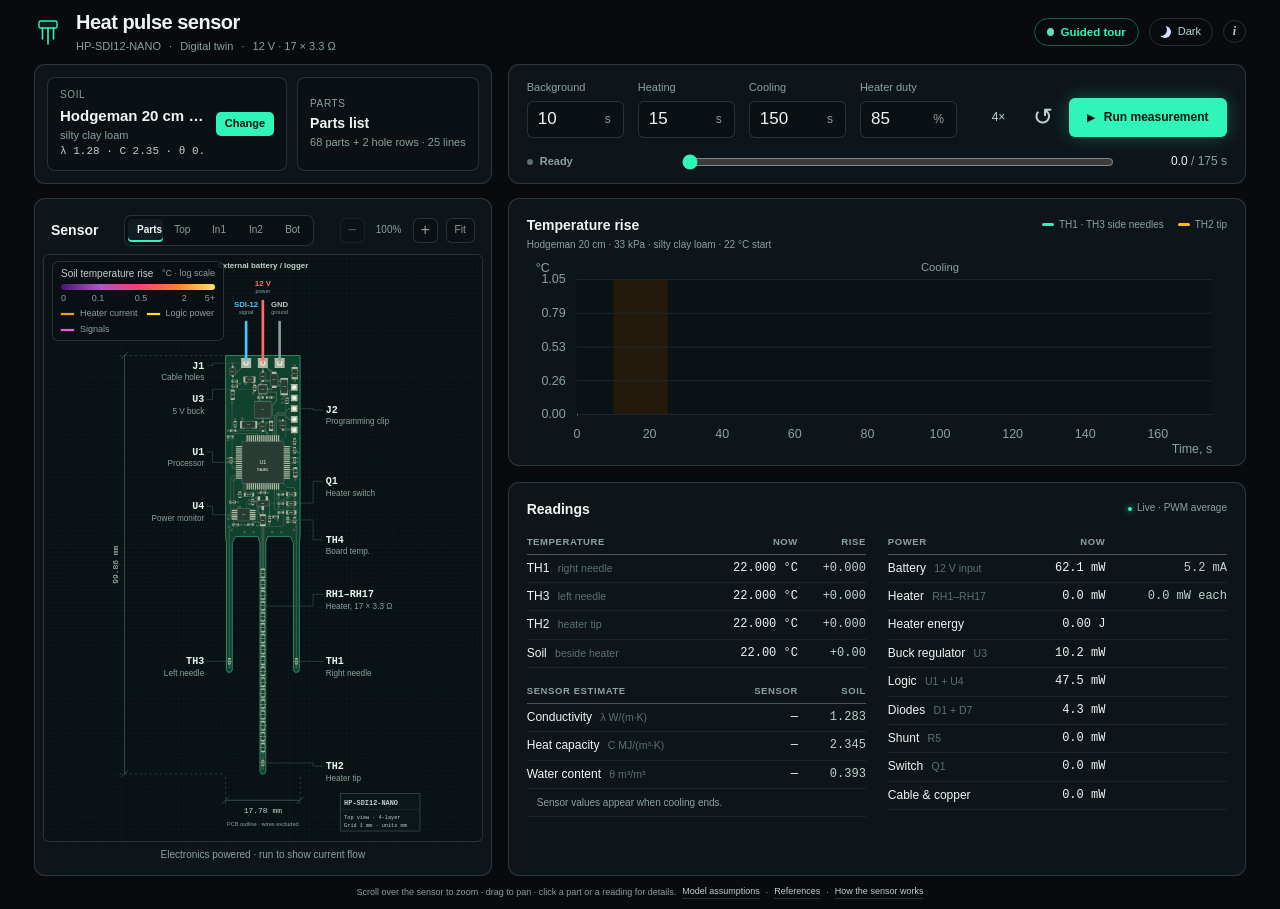
<file: docs/index.html>
<!doctype html>
<html lang="en">
<head>
  <meta charset="utf-8">
  <meta name="viewport" content="width=device-width, initial-scale=1">
  <title>Heat pulse · Sensor twin</title>
  <link rel="stylesheet" href="sensor.css">
  <link rel="stylesheet" href="tour.css">
  <script>
    // Theme before first paint: saved choice, else dark. Storage may be unavailable (private mode).
    (function(){var t='dark';try{t=localStorage.getItem('hp-theme')||t;}catch(e){}document.documentElement.dataset.theme=t==='light'?'light':'dark';})();
  </script>
</head>
<body>
<div class="app">
  <header class="header">
    <div class="identity">
      <svg class="mark" viewBox="0 0 28 28" aria-hidden="true"><rect x="5" y="2.5" width="18" height="7" rx="1.6"/><path d="M8.5 9.5v11M14 9.5v16M19.5 9.5v11"/></svg>
      <div><h1>Heat pulse sensor</h1><p>HP-SDI12-NANO <span>·</span> Digital twin <span>·</span> 12 V · 17 × 3.3 Ω</p></div>
    </div>
    <div class="header-meta">
      <button id="tourButton" class="tour-button" title="Step through one measurement, part by part"><i aria-hidden="true"></i>Guided tour</button>
      <button id="themeToggle" class="theme-toggle" aria-pressed="true" title="Switch between dark and light theme"><span aria-hidden="true" class="theme-icon"></span><span class="theme-text">Dark</span></button>
      <button id="modelInfo" class="info-button" aria-label="About the simulation" title="About the simulation">i</button>
    </div>
  </header>

  <!-- Control row: same columns as the dashboard below. Setup sits above the sensor, the run panel above the chart. -->
  <div class="control-row">
  <section class="panel setup-panel" aria-label="Soil and parts">
    <button id="soilButton" class="soil-card" aria-haspopup="dialog" title="Select the soil the sensor is in">
      <span class="soil-card-text">
        <span class="soil-button-label">Soil</span>
        <span id="soilName" class="soil-button-name">—</span>
        <span class="soil-card-sub"><span id="soilDetail"></span><span id="soilProps" class="soil-button-props"></span></span>
      </span>
      <span class="soil-button-action">Change</span>
    </button>
    <button id="partsButton" class="parts-card" aria-haspopup="dialog" title="All parts: designators, function, manufacturer and part numbers">
      <span class="soil-button-label">Parts</span><span class="parts-card-name">Parts list</span><span id="partsSummary" class="soil-card-sub"></span>
    </button>
  </section>
  <section class="experiment" aria-label="Measurement controls">
    <form id="timingForm" class="timing" novalidate>
      <div class="timing-field" data-phase="baseline"><label for="baselineS" title="Background sensing: temperatures recorded before heating">Background</label><div class="number-field"><input id="baselineS" type="number" min="1" max="60" step="1" value="10" inputmode="numeric" required><span>s</span></div></div>
      <div class="timing-field" data-phase="pulse"><label for="pulseS">Heating</label><div class="number-field"><input id="pulseS" type="number" min="8" max="15" step="1" value="15" inputmode="numeric" required><span>s</span></div></div>
      <div class="timing-field" data-phase="cooldown"><label for="cooldownS" title="Cooling sensing: temperatures recorded after the heater switches off">Cooling</label><div class="number-field"><input id="cooldownS" type="number" min="1" max="600" step="1" value="150" inputmode="numeric" required><span>s</span></div></div>
      <div class="timing-field" data-phase="pulse"><label for="dutyPct">Heater duty</label><div class="number-field"><input id="dutyPct" type="number" min="0" max="100" step="1" value="85" inputmode="numeric" required><span>%</span></div></div>
    </form>
    <div class="run-controls">
      <button id="speed" class="speed-button" title="Change playback speed" aria-label="Playback speed: 4 times">4×</button>
      <button id="restart" class="reset-button" title="Reset measurement" aria-label="Reset measurement">↺</button>
      <button id="start" class="start-button"><span aria-hidden="true">▶</span> Run measurement</button>
    </div>
    <p id="inputError" class="input-error" role="alert" hidden></p>
    <div class="timeline">
      <span id="phase" class="phase" data-state="idle"><i></i> Ready</span>
      <input id="time" type="range" min="0" max="175" step="0.01" value="0" aria-label="Measurement time">
      <output id="clock">0.0 <span>/ 175 s</span></output>
    </div>
  </section>
  </div>

  <main class="dashboard">
    <section class="panel sensor-panel" aria-label="Sensor layout">
      <div class="panel-heading sensor-heading"><h2>Sensor</h2>
        <div class="board-tabs" role="tablist" aria-label="PCB view">
          <button id="view-components" role="tab" aria-selected="true" aria-controls="sensor-view" data-board-view="components">Parts</button>
          <button id="view-top" role="tab" aria-selected="false" aria-controls="sensor-view" data-board-view="top" tabindex="-1" title="Top copper · F.Cu">Top</button>
          <button id="view-inner1" role="tab" aria-selected="false" aria-controls="sensor-view" data-board-view="inner1" tabindex="-1" title="Inner copper 1 · ground plane">In1</button>
          <button id="view-inner2" role="tab" aria-selected="false" aria-controls="sensor-view" data-board-view="inner2" tabindex="-1" title="Inner copper 2 · +5 V plane and heater feed">In2</button>
          <button id="view-bottom" role="tab" aria-selected="false" aria-controls="sensor-view" data-board-view="bottom" tabindex="-1" title="Bottom copper · B.Cu">Bot</button>
        </div>
        <div class="board-tools" role="group" aria-label="Sensor zoom"><button id="zoomOut" aria-label="Zoom out" title="Zoom out" disabled>−</button><output id="zoomLevel" aria-live="polite">100%</output><button id="zoomIn" aria-label="Zoom in" title="Zoom in">+</button><button id="zoomFit" title="Fit the whole sensor">Fit</button></div></div>
      <p id="layerNote" class="layer-note" hidden></p>
      <div id="sensor-view" role="tabpanel" aria-labelledby="view-components" class="sensor-canvas"><svg id="board" viewBox="-29 -24 76 140" aria-label="Vertical PCB layout. Scroll to zoom, drag to pan, or select a component for details."></svg>
        <div class="sensor-footer">
          <button class="thermal-legend" data-component="thermal" aria-label="About the soil temperature colormap">
            <span class="thermal-legend-title">Soil temperature rise <span>°C · log scale</span></span>
            <span class="thermal-colorbar"></span>
            <span class="thermal-ticks"><span style="left:0">0</span><span style="left:24%">0.1</span><span style="left:52%">0.5</span><span style="left:80%">2</span><span style="left:100%">5+</span></span>
          </button>
          <div class="board-legend"><span class="legend-current">Heater current</span><span class="legend-logic">Logic power</span><span class="legend-signal">Signals</span></div>
        </div>
      </div>
      <p id="boardStatus" class="board-status">Electronics powered · run to show current flow</p>
    </section>

    <div class="readouts">
      <section class="panel chart-panel" aria-label="Temperature rise">
        <div class="panel-heading"><h2>Temperature rise</h2>
          <span class="chart-key"><span><i class="th1"></i>TH1 · TH3 side needles</span><span><i class="th2"></i>TH2 tip</span></span></div>
        <p id="chartHint" class="chart-hint"></p>
        <svg id="temperatureChart" viewBox="0 0 560 158" role="img" aria-label="Simulated temperature rise over the measurement cycle"></svg>
      </section>

      <section class="panel readings-panel" aria-label="Live readings">
        <div class="panel-heading"><h2>Readings</h2><span class="live-label"><i></i> Live · PWM average</span></div>
        <div class="readings-grid">
          <table class="readings">
            <thead><tr><th scope="col">Temperature</th><th scope="col">Now</th><th scope="col">Rise</th></tr></thead>
            <tbody>
              <tr><th scope="row"><button data-component="TH1">TH1 <small>right needle</small></button></th><td id="temp-TH1">22.000 °C</td><td id="rise-TH1">+0.000</td></tr>
              <tr><th scope="row"><button data-component="TH3">TH3 <small>left needle</small></button></th><td id="temp-TH3">22.000 °C</td><td id="rise-TH3">+0.000</td></tr>
              <tr><th scope="row"><button data-component="TH2">TH2 <small>heater tip</small></button></th><td id="temp-TH2">22.000 °C</td><td id="rise-TH2">+0.000</td></tr>
              <tr><th scope="row"><button data-component="thermal">Soil <small>beside heater</small></button></th><td id="tempHeatedZone">22.00 °C</td><td id="rise-heatedZone">+0.00</td></tr>
            </tbody>
            <tbody><tr class="section-head"><th scope="col">Sensor estimate</th><th scope="col">Sensor</th><th scope="col">Soil</th></tr></tbody>
            <tbody id="estimateRows">
              <tr><th scope="row"><button data-component="estimate">Conductivity <small>λ W/(m·K)</small></button></th><td id="estLambda">—</td><td id="estLambdaRef">—</td></tr>
              <tr><th scope="row"><button data-component="estimate">Heat capacity <small>C MJ/(m³·K)</small></button></th><td id="estC">—</td><td id="estCRef">—</td></tr>
              <tr><th scope="row"><button data-component="estimate">Water content <small>θ m³/m³</small></button></th><td id="estTheta">—</td><td id="estThetaRef">—</td></tr>
              <tr class="estimate-status"><td colspan="3" id="estStatus">Available when cooling ends.</td></tr>
            </tbody>
          </table>
          <table class="readings">
            <thead><tr><th scope="col">Power</th><th scope="col">Now</th><th scope="col"></th></tr></thead>
            <tbody>
              <tr><th scope="row"><button data-component="wiring">Battery <small>12 V input</small></button></th><td id="batteryPower">—</td><td id="batteryCurrent">—</td></tr>
              <tr><th scope="row"><button data-component="RH1">Heater <small>RH1–RH17</small></button></th><td id="power-heaters">0.000 W</td><td id="eachHeater">0.0 mW each</td></tr>
              <tr><th scope="row"><button data-component="RH1">Heater energy</button></th><td id="heatEnergy">0.00 J</td><td></td></tr>
              <tr><th scope="row"><button data-component="U3">Buck regulator <small>U3</small></button></th><td id="power-regulator">—</td><td></td></tr>
              <tr><th scope="row"><button data-component="logic">Logic <small>U1 + U4</small></button></th><td id="power-logic">—</td><td></td></tr>
              <tr><th scope="row"><button data-component="diodes">Diodes <small>D1 + D7</small></button></th><td id="power-diodes">—</td><td></td></tr>
              <tr><th scope="row"><button data-component="R5">Shunt <small>R5</small></button></th><td id="power-shunt">—</td><td></td></tr>
              <tr><th scope="row"><button data-component="Q1">Switch <small>Q1</small></button></th><td id="power-switch">—</td><td></td></tr>
              <tr><th scope="row"><button data-component="wiring">Cable &amp; copper</button></th><td id="power-wiring">—</td><td></td></tr>
            </tbody>
          </table>
        </div>
      </section>
    </div>
  </main>
  <footer>Scroll over the sensor to zoom · drag to pan · click a part or a reading for details. <button id="modelNotes">Model assumptions</button> · <button id="referencesButton">References</button> · <a href="primer/" title="An introductory chapter on the electronics and the heat-transfer model">How the sensor works</a></footer>
</div>

<dialog id="componentDialog" aria-labelledby="dialogTitle">
  <div class="dialog-header"><span id="dialogRef" class="ref-badge"></span><button id="closeDialog" class="close-button" aria-label="Close details">×</button></div>
  <h2 id="dialogTitle"></h2>
  <p id="dialogPart" class="dialog-part"></p>
  <p id="dialogDescription"></p>
  <div id="dialogReadings" class="dialog-readings"></div>
  <div id="dialogExtra"></div>
</dialog>

<dialog id="referencesDialog" class="wide-dialog references-dialog" aria-labelledby="referencesTitle">
  <div class="dialog-header"><h2 id="referencesTitle">References</h2><button class="close-button" data-close aria-label="Close references">×</button></div>
  <p class="dialog-part">Methods and data behind the thermal model, the sensor estimate and the soil library. The twin uses these solutions in their ideal form: uniform soil, perfect contact, and no heat stored in the needles, epoxy or board.</p>
  <ol class="references">
    <li>Blackwell, J. H. (1954). A transient-flow method for determination of thermal constants of insulating materials in bulk. Part I—Theory. <i>Journal of Applied Physics</i>, 25, 137–144. <a href="https://doi.org/10.1063/1.1721592" target="_blank" rel="noopener">doi:10.1063/1.1721592</a><span class="ref-use">The line-source theory behind transient needle probes: a long, thin heater warming the surrounding material.</span></li>
    <li>Carslaw, H. S., &amp; Jaeger, J. C. (1959). <i>Conduction of heat in solids</i> (2nd ed.). Oxford University Press.<span class="ref-use">The temperature field around the heater. Each of the 17 heater resistors is a point source in uniform soil, switched on for the heating time; summing them gives the soil colormap and the TH1, TH2 and TH3 curves.</span></li>
    <li>Campbell, G. S., Calissendorff, C., &amp; Williams, J. H. (1991). Probe for measuring soil specific heat using a heat-pulse method. <i>Soil Science Society of America Journal</i>, 55, 291–293. <a href="https://doi.org/10.2136/sssaj1991.03615995005500010052x" target="_blank" rel="noopener">doi:10.2136/sssaj1991.03615995005500010052x</a><span class="ref-use">The dual-probe idea: a heater needle and a temperature needle a fixed distance apart.</span></li>
    <li>Kluitenberg, G. J., Ham, J. M., &amp; Bristow, K. L. (1993). Error analysis of the heat pulse method for measuring soil volumetric heat capacity. <i>Soil Science Society of America Journal</i>, 57, 1444–1451. <a href="https://doi.org/10.2136/sssaj1993.03615995005700060008x" target="_blank" rel="noopener">doi:10.2136/sssaj1993.03615995005700060008x</a><span class="ref-use">The pulsed infinite line-source solution for a heat pulse of finite length, and why the needle spacing dominates the heat-capacity error.</span></li>
    <li>Bristow, K. L., Kluitenberg, G. J., &amp; Horton, R. (1994). Measurement of soil thermal properties with a dual-probe heat-pulse technique. <i>Soil Science Society of America Journal</i>, 58, 1288–1294. <a href="https://doi.org/10.2136/sssaj1994.03615995005800050002x" target="_blank" rel="noopener">doi:10.2136/sssaj1994.03615995005800050002x</a><span class="ref-use">The sensor estimate: conductivity and heat capacity from the side-needle temperature rise.</span></li>
    <li>Kluitenberg, G. J., Bristow, K. L., &amp; Das, B. S. (1995). Error analysis of heat pulse method for measuring soil heat capacity, diffusivity, and conductivity. <i>Soil Science Society of America Journal</i>, 59, 719–726. <a href="https://doi.org/10.2136/sssaj1995.03615995005900030013x" target="_blank" rel="noopener">doi:10.2136/sssaj1995.03615995005900030013x</a><span class="ref-use">How errors in needle spacing, timing and heat input carry into all three properties that the sensor estimate reports.</span></li>
    <li>Bristow, K. L., Bilskie, J. R., Kluitenberg, G. J., &amp; Horton, R. (1995). Comparison of techniques for extracting soil thermal properties from dual-probe heat-pulse data. <i>Soil Science</i>, 160, 1–7. <a href="https://doi.org/10.1097/00010694-199507000-00001" target="_blank" rel="noopener">doi:10.1097/00010694-199507000-00001</a><span class="ref-use">How the properties are extracted: the twin fits the whole temperature-rise curve by nonlinear least squares.</span></li>
    <li>Knight, J. H., &amp; Kluitenberg, G. J. (2004). Simplified computational approach for dual-probe heat-pulse method. <i>Soil Science Society of America Journal</i>, 68, 447–449. <a href="https://doi.org/10.2136/sssaj2004.4470" target="_blank" rel="noopener">doi:10.2136/sssaj2004.4470</a><span class="ref-use">Simplified calculation of the pulsed line-source solution used to analyze dual-probe data.</span></li>
    <li>Knight, J. H., Kluitenberg, G. J., Kamai, T., &amp; Hopmans, J. W. (2012). Semianalytical solution for dual-probe heat-pulse applications that accounts for probe radius and heat capacity. <i>Vadose Zone Journal</i>, 11(2). <a href="https://doi.org/10.2136/vzj2011.0112" target="_blank" rel="noopener">doi:10.2136/vzj2011.0112</a><span class="ref-use">What the ideal line source leaves out: the needles' own radius and heat capacity, which the twin neglects.</span></li>
    <li>de Vries, D. A. (1963). Thermal properties of soils. In W. R. van Wijk (Ed.), <i>Physics of plant environment</i> (pp. 210–235). North-Holland.<span class="ref-use">Converting heat capacity to water content: C = ρ<sub>b</sub>·c<sub>s</sub> + θ·C<sub>w</sub>.</span></li>
    <li>Parker, N., Kluitenberg, G. J., Redmond, C., &amp; Patrignani, A. (2022). A database of soil physical properties for the Kansas Mesonet. <i>Soil Science Society of America Journal</i>, 86, 1495–1508. <a href="https://doi.org/10.1002/saj2.20465" target="_blank" rel="noopener">doi:10.1002/saj2.20465</a><span class="ref-use">The Kansas Mesonet soil cores and their KD2 Pro readings in Select soil.</span></li>
  </ol>
</dialog>

<dialog id="partsDialog" class="wide-dialog" aria-labelledby="partsTitle">
  <div class="dialog-header"><h2 id="partsTitle">Parts list</h2><button class="close-button" data-close aria-label="Close parts list">×</button></div>
  <p id="partsNote" class="dialog-part"></p>
  <div class="parts-scroll"><table id="partsTable" class="parts-table"></table></div>
</dialog>

<dialog id="soilDialog" class="wide-dialog soil-panel" aria-labelledby="soilTitle">
  <div class="dialog-header"><h2 id="soilTitle">Select soil</h2><button class="close-button" data-close aria-label="Close soil selection">×</button></div>
  <p class="soil-intro">One dot per Kansas Mesonet core. Pick a core, then a water state: the twin runs on that reading's measured conductivity and heat capacity.</p>
  <div class="soil-body">
    <div class="soil-pick">
      <div class="soil-filters">
        <label>Texture<select id="soilTexture"></select></label>
        <label>Core<select id="soilSample"></select></label>
      </div>
      <div class="soil-triangle">
        <svg id="soilTriangle" role="img" aria-label="USDA texture triangle with one dot per Kansas Mesonet core. Click a dot to use that soil, or choose a core from the list."></svg>
        <div id="soilTip" class="soil-tip" hidden></div>
      </div>
      <div class="soil-legend"><label>Color by<select id="soilColor"></select></label><span id="soilLegend" class="soil-ramp-box"></span></div>
    </div>
    <div class="soil-detail">
      <div id="soilStates" class="soil-states" role="group" aria-label="Water state"></div>
      <p id="soilFlag" class="soil-flag" role="note" hidden></p>
      <dl id="soilFacts" class="soil-facts"></dl>
      <p id="soilNote" class="soil-note" hidden></p>
      <figure id="soilCurveBox" class="soil-kd2" hidden>
        <figcaption><span>KD2 Pro reading of this sample</span><span class="soil-key"><i class="key-meas"></i>Measured <i class="key-model"></i>Twin</span></figcaption>
        <svg id="soilCurve" role="img" aria-label="Measured KD2 Pro temperature rise for the selected sample, with the twin's prediction for the KD2 probe"></svg>
        <p id="soilCurveNote" class="soil-curve-note" aria-live="polite"></p>
      </figure>
    </div>
  </div>
  <div class="dialog-actions"><button class="start-button" data-close>Done</button></div>
</dialog>

<script src="engine.js"></script>
<script src="kansas-soil-data.js"></script>
<script src="board-data.js"></script>
<script src="sensor-model.js"></script>
<script src="sensor-components.js"></script>
<script src="sensor-routes.js"></script>
<script src="sensor-annotations.js"></script>
<script src="sensor-heatmap.js"></script>
<script src="sensor-board.js"></script>
<script src="sensor-soil.js"></script>
<script src="tour.js"></script>
<script src="tour-steps.js"></script>
<script src="sensor-ui.js"></script>
</body>
</html>
</file>
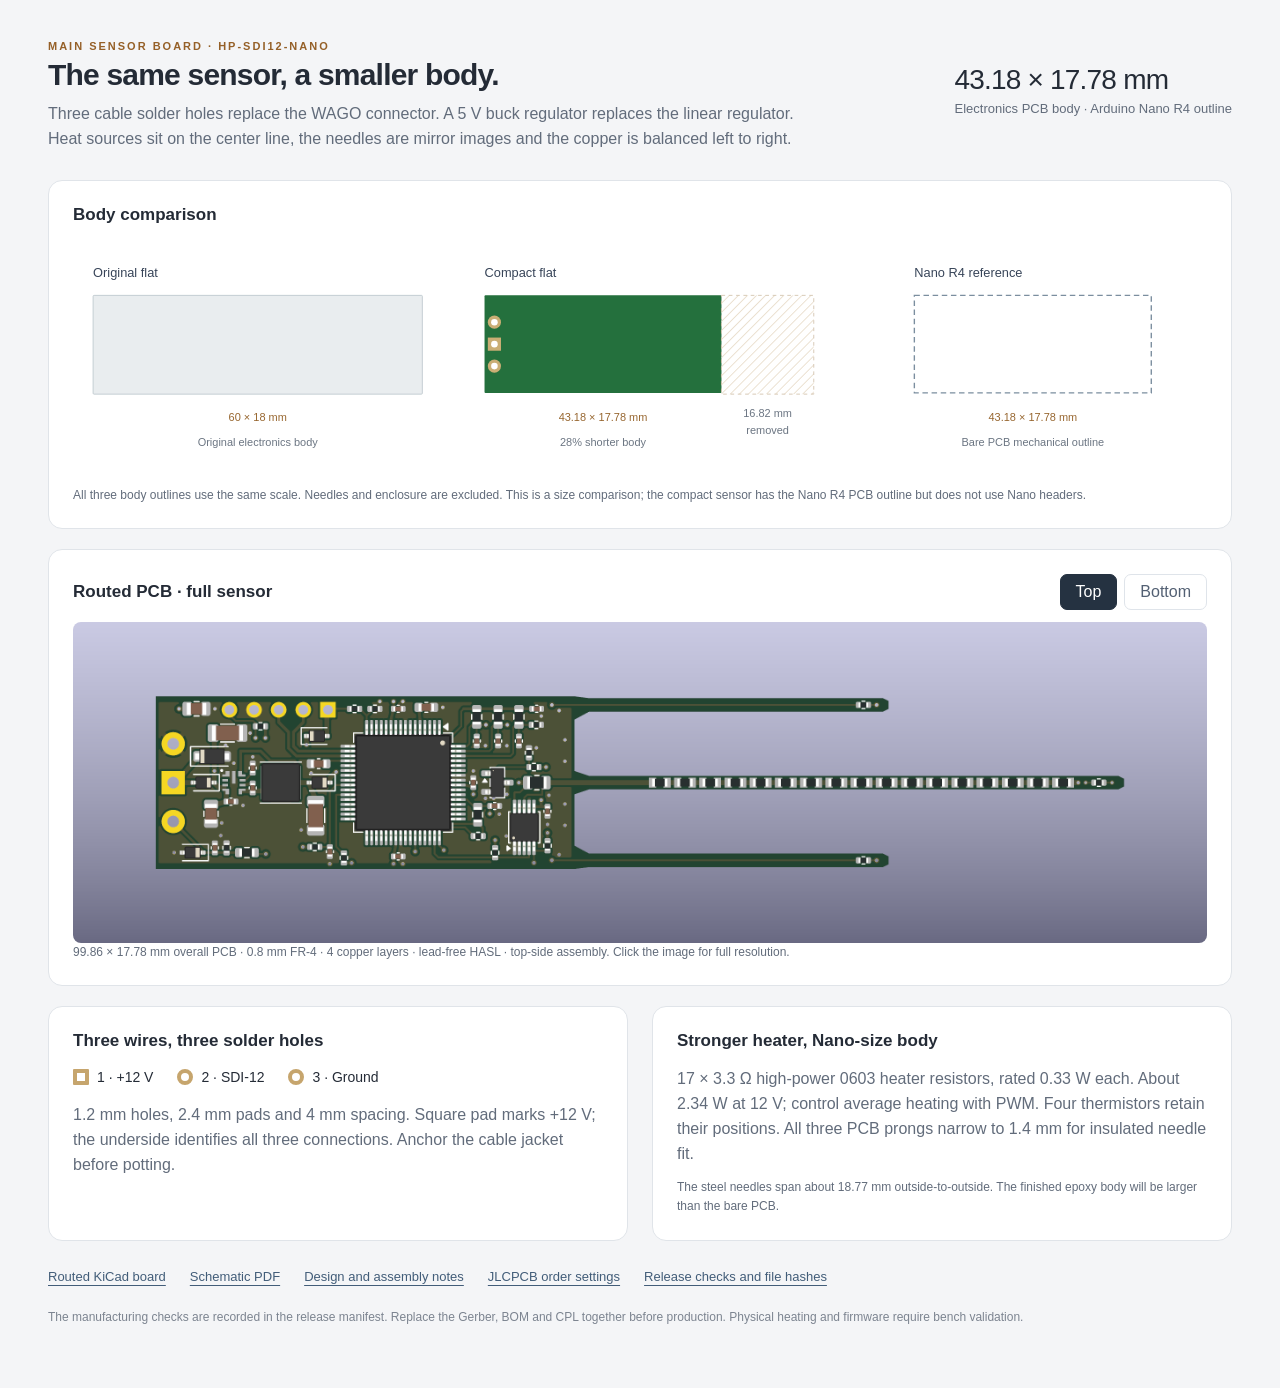
<file: flat-nano/preview/index.html>
<!doctype html>
<html lang="en">
<head>
<meta charset="utf-8"><meta name="viewport" content="width=device-width,initial-scale=1">
<title>Compact flat sensor · Nano body</title>
<style>
:root{font-family:Inter,"Segoe UI",sans-serif;color:#242b36;background:#f4f5f7}*{box-sizing:border-box}body{margin:0;min-width:1000px}main{max-width:1450px;margin:0 auto;padding:40px 48px 64px}header{display:flex;justify-content:space-between;align-items:start;gap:32px;margin-bottom:28px}h1{font-size:30px;font-weight:650;letter-spacing:-.8px;margin:6px 0 10px}p{line-height:1.55;margin:0;color:#626c7b}.eyebrow{color:#956028;text-transform:uppercase;font-size:11px;letter-spacing:2px;font-weight:700}.metric{font-size:28px;white-space:nowrap;margin-top:24px;letter-spacing:-.8px}.metric small{font-size:13px;letter-spacing:0;color:#626c7b;display:block;margin-top:5px}.card{border:1px solid #e0e4e9;border-radius:14px;background:#fff;padding:24px;margin-bottom:20px}h2{font-size:17px;font-weight:600;margin:0 0 16px}.outline{width:100%;height:245px;display:block}.footnote{font-size:12px}.toolbar{display:flex;gap:7px;align-items:center;margin-bottom:12px}.toolbar h2{margin:0 auto 0 0}button,a{font:inherit}button{border:1px solid #dfe4ea;border-radius:7px;background:#fff;padding:8px 15px;cursor:pointer;color:#536073}button[aria-pressed="true"]{background:#253241;color:white;border-color:#253241}button:focus-visible,a:focus-visible{outline:3px solid #c48749;outline-offset:3px}.render{display:block;width:100%;border-radius:8px;background:#eff0f2}.details{display:grid;grid-template-columns:1fr 1fr;gap:24px}.details .card{margin:0}.pins{display:flex;gap:24px;margin:18px 0}.pin{display:flex;align-items:center;gap:8px;font-size:14px}.dot{width:16px;height:16px;border-radius:50%;border:4px solid #c6a56d;background:#fff}.square{border-radius:1px}.links{display:flex;gap:24px;margin:28px 0 0;font-size:13px}a{color:#425d79;text-underline-offset:4px}.label{font:14px "Segoe UI",sans-serif;fill:#374458}.dim{font:12px "Segoe UI",sans-serif;fill:#97662f}.note{font:12px "Segoe UI",sans-serif;fill:#6b7582}footer{font-size:12px;color:#7c8490;margin-top:26px}
</style>
</head>
<body><main>
<header><div><div class="eyebrow">Main sensor board · HP-SDI12-NANO</div><h1>The same sensor, a smaller body.</h1><p>Three cable solder holes replace the WAGO connector. A 5 V buck regulator replaces the linear regulator.<br>Heat sources sit on the center line, the needles are mirror images and the copper is balanced left to right.</p></div><div class="metric">43.18 × 17.78 mm<small>Electronics PCB body · Arduino Nano R4 outline</small></div></header>
<section class="card"><h2>Body comparison</h2>
<svg class="outline" viewBox="0 0 1240 245" role="img" aria-label="Original sensor body 60 by 18 millimeters compared with compact body 43.18 by 17.78 millimeters, the same size as the Nano R4 bare PCB outline. Needles excluded.">
<defs><pattern id="hatch" width="7" height="7" patternUnits="userSpaceOnUse" patternTransform="rotate(45)"><path d="M0 0V7" stroke="#eadfce" stroke-width="2"/></pattern></defs>
<g transform="translate(22,28)">
<text class="label" x="0" y="0">Original flat</text><rect x="0" y="20" width="360" height="108" rx="1" fill="#e9edef" stroke="#c1cbd0"/><text class="dim" x="180" y="157" text-anchor="middle">60 × 18 mm</text><text class="note" x="180" y="185" text-anchor="middle">Original electronics body</text>
</g>
<g transform="translate(450,28)">
<text class="label" x="0" y="0">Compact flat</text><rect x="0" y="20" width="259.08" height="106.68" rx="1" fill="#24703d"/><rect x="259.08" y="20" width="100.92" height="108" fill="url(#hatch)"/><rect x="259.08" y="20" width="100.92" height="108" fill="none" stroke="#d5c7b2" stroke-dasharray="4 4"/>
<circle cx="10.8" cy="49.34" r="7.2" fill="#caae75"/><circle cx="10.8" cy="49.34" r="3.6" fill="#fff"/><rect x="3.6" y="66.14" width="14.4" height="14.4" fill="#caae75"/><circle cx="10.8" cy="73.34" r="3.6" fill="#fff"/><circle cx="10.8" cy="97.34" r="7.2" fill="#caae75"/><circle cx="10.8" cy="97.34" r="3.6" fill="#fff"/>
<text class="dim" x="129.54" y="157" text-anchor="middle">43.18 × 17.78 mm</text><text class="note" x="129.54" y="185" text-anchor="middle">28% shorter body</text><text class="note" x="309.54" y="153" text-anchor="middle">16.82 mm</text><text class="note" x="309.54" y="172" text-anchor="middle">removed</text>
</g>
<g transform="translate(920,28)"><text class="label" x="0" y="0">Nano R4 reference</text><rect x="0" y="20" width="259.08" height="106.68" fill="#fff" stroke="#7b8e9f" stroke-width="1.5" stroke-dasharray="6 4"/><text class="dim" x="129.54" y="157" text-anchor="middle">43.18 × 17.78 mm</text><text class="note" x="129.54" y="185" text-anchor="middle">Bare PCB mechanical outline</text></g>
</svg><p class="footnote">All three body outlines use the same scale. Needles and enclosure are excluded. This is a size comparison; the compact sensor has the Nano R4 PCB outline but does not use Nano headers.</p></section>
<section class="card"><div class="toolbar"><h2>Routed PCB · full sensor</h2><button type="button" data-side="top" aria-pressed="true">Top</button><button type="button" data-side="bottom" aria-pressed="false">Bottom</button></div><a id="renderLink" href="../fab/render_top.png" target="_blank"><img id="render" class="render" src="../fab/render_top.png" alt="Top view of the compact flat heat-pulse sensor PCB, including all three prongs"></a><p class="footnote">99.86 × 17.78 mm overall PCB · 0.8 mm FR-4 · 4 copper layers · lead-free HASL · top-side assembly. Click the image for full resolution.</p></section>
<div class="details"><section class="card"><h2>Three wires, three solder holes</h2><div class="pins"><span class="pin"><i class="dot square"></i>1 · +12 V</span><span class="pin"><i class="dot"></i>2 · SDI-12</span><span class="pin"><i class="dot"></i>3 · Ground</span></div><p>1.2 mm holes, 2.4 mm pads and 4 mm spacing. Square pad marks +12 V; the underside identifies all three connections. Anchor the cable jacket before potting.</p></section><section class="card"><h2>Stronger heater, Nano-size body</h2><p>17 × 3.3 Ω high-power 0603 heater resistors, rated 0.33 W each. About 2.34 W at 12 V; control average heating with PWM. Four thermistors retain their positions. All three PCB prongs narrow to 1.4 mm for insulated needle fit.</p><p class="footnote" style="margin-top:12px">The steel needles span about 18.77 mm outside-to-outside. The finished epoxy body will be larger than the bare PCB.</p></section></div>
<nav class="links" aria-label="Design files"><a href="../kicad/hp_sensor_routed.kicad_pcb">Routed KiCad board</a><a href="../fab/HP-SDI12-NANO_schematic.pdf">Schematic PDF</a><a href="../README.md">Design and assembly notes</a><a href="../fab/ORDER_SETTINGS.md">JLCPCB order settings</a><a href="../fab/RELEASE_MANIFEST.txt">Release checks and file hashes</a></nav>
<footer>The manufacturing checks are recorded in the release manifest. Replace the Gerber, BOM and CPL together before production. Physical heating and firmware require bench validation.</footer>
</main><script>document.querySelectorAll('[data-side]').forEach(button=>button.addEventListener('click',()=>{const side=button.dataset.side;document.querySelectorAll('[data-side]').forEach(b=>b.setAttribute('aria-pressed',String(b===button)));const image=document.querySelector('#render');image.src=`../fab/render_${side}.png`;image.alt=`${side==='top'?'Top':'Bottom'} view of the compact flat heat-pulse sensor PCB, including all three prongs`;document.querySelector('#renderLink').href=image.src}));</script></body></html>
</file>
<file: docs/sensor.css>
:root{font-family:Inter,"Segoe UI",Arial,sans-serif;font-size:14px;line-height:1.45;color:#263b35;background:#f5f7f5;--green:#257663;--muted:#809087;--ink:#203a31;--border:#e0e7e1;--orange:#d59040;--flow-heater:#ff9d00;--flow-power:#ffe600;--flow-signal:#ff4de3}
*{box-sizing:border-box}body{margin:0}button,input{font:inherit;color:inherit}button{cursor:pointer}button:disabled,input:disabled{cursor:not-allowed;opacity:.45}button{touch-action:manipulation}button:focus-visible,input:focus-visible,a:focus-visible,summary:focus-visible,[role=button]:focus-visible{outline:2px solid #409582;outline-offset:4px}h1,h2,p{margin:0}h1{font-size:20px;line-height:1.25;letter-spacing:-.5px;font-weight:650}h2{font-size:14px;font-weight:650}button,input{border-radius:6px}button{border:0;background:none}input[type=number]{width:100%;min-width:0;background:white;border:0;outline-offset:1px}input[type=range]{accent-color:var(--green);cursor:pointer}.app{max-width:1370px;margin:auto;padding:0 34px}.header{height:94px;display:flex;align-items:center;justify-content:space-between}.identity{display:flex;gap:14px;align-items:center}.identity p{font-size:11px;color:var(--muted);margin-top:4px}.identity p span{margin:0 5px}.mark{width:28px;height:31px;stroke:var(--green);fill:#f5f7f5;stroke-width:1.4}.header-meta{display:flex;align-items:center;gap:22px;color:#6b7f73;font-size:12px}.header-meta>span{display:flex;align-items:center;gap:10px}.header-meta i{width:3px;height:3px;background:#adbbb1;border-radius:50%}.info-button{border:1px solid #ccd9d0;width:23px;height:23px;border-radius:50%;color:#718679;font-family:Georgia,serif;font-style:italic;font-weight:700}.info-button:hover{background:#e8efe9}.experiment{display:flex;gap:24px;align-items:center;flex-wrap:wrap;background:white;border:1px solid var(--border);border-radius:11px;padding:19px 22px 14px;margin-bottom:20px}.timing{display:grid;grid-template-columns:repeat(4,minmax(105px,1fr));gap:26px;flex:1;max-width:640px}.timing-field{position:relative}.timing-field label{display:block;font-size:11px;color:#697d71;margin-bottom:6px}.number-field{display:flex;border:1px solid var(--border);border-radius:6px;align-items:center;background:#fcfdfb;transition:border-color .2s;max-width:170px}.number-field input{background:none;padding:7px 10px;font-size:17px;font-weight:500;font-variant-numeric:tabular-nums}.number-field>span{font-size:12px;color:var(--muted);padding-right:12px}.number-field:focus-within{border-color:var(--green)}.timing-field.active .number-field{border-color:#8ebdaa;background:#f5faf7}.timing-field.active[data-phase=pulse] .number-field{border-color:#ddb06b;background:#fffbf3}.timing-field.active label{color:var(--green)}.timing-field.active[data-phase=pulse] label{color:#a8702c}.run-controls{display:flex;align-items:center;gap:9px;margin-left:auto;padding-top:17px}.start-button{background:var(--green);color:white;padding:11px 17px;font-size:12px;font-weight:600;min-width:158px}.start-button:hover{background:#1a6755}.start-button span{font-size:10px;margin-right:5px}.reset-button{font-size:24px;width:35px;height:38px;line-height:1;color:#647e6e}.reset-button:hover,.speed-button:hover{background:#f0f5ef}.speed-button{min-width:35px;padding:8px 5px;font-size:12px;color:#6a8172}.timeline{display:flex;flex:0 0 100%;gap:18px;align-items:center;margin-top:0}.timeline input{height:14px;flex:1;min-width:40px;margin:0}.timeline output{min-width:95px;text-align:right;font-size:12px;font-variant-numeric:tabular-nums}.timeline output span{color:var(--muted)}.phase{min-width:137px;font-size:11px;font-weight:550;color:#6f8275;display:flex;gap:7px;align-items:center}.phase i{display:block;width:6px;height:6px;border-radius:50%;background:#b6c4b9}.phase[data-state=baseline],.phase[data-state=cooldown]{color:var(--green)}.phase[data-state=baseline] i,.phase[data-state=cooldown] i{background:var(--green)}.phase[data-state=pulse]{color:#b77b31}.phase[data-state=pulse] i{background:#d49140;box-shadow:0 0 0 3px #fcf0dd}.dashboard{display:grid;grid-template-columns:minmax(290px,.78fr) minmax(0,1.6fr);gap:20px;align-items:stretch}.panel{background:white;border:1px solid var(--border);border-radius:11px;min-width:0}.panel-heading{display:flex;align-items:center;justify-content:space-between;gap:12px}.quiet{font-size:10px;color:var(--muted)}.sensor-panel{padding:21px 20px 15px;display:flex;flex-direction:column;min-height:680px;overflow:hidden}.sensor-canvas{flex:1;min-height:570px;display:flex;justify-content:center;align-items:center;margin:9px -15px 0;background:radial-gradient(ellipse at center,#f3f7f0 0%,#fff 65%)}#board{display:block;width:100%;height:100%;min-height:570px;max-height:700px;overflow:visible}.board-legend{display:flex;gap:22px;align-items:center;justify-content:center;font-size:10px;color:#87958b;margin:0 0 7px}.board-legend span{display:flex;gap:6px;align-items:center}.board-legend span:before{content:'';width:13px;height:2px;background:var(--flow-heater);box-shadow:0 0 0 1px #504e4540}.board-legend .legend-logic:before{background:var(--flow-power)}.board-status{text-align:center;font-size:10px;color:#7c8c80;min-height:15px}.board-outline{fill:#265d45;stroke:#184a33;stroke-width:.18}.copper{opacity:.28}.pad{fill:#b3b8a4}.part{cursor:pointer}.part-body{fill:#293c33;stroke:#92a58e;stroke-width:.07}.ntc-part .part-body{fill:#625f52}.part-outline{fill:none;stroke:transparent;stroke-width:.19;pointer-events:none}.part.active .part-outline{stroke:var(--flow-power)}.ntc-part.active .part-outline,#part-R11.active .part-outline,#part-C13.active .part-outline{stroke:var(--flow-signal)}.heater-part.active .part-outline{stroke:var(--flow-heater);stroke-width:.27}.part:hover .part-outline,.part:focus-visible .part-outline,.part.selected .part-outline{stroke:white;stroke-width:.36}.part-label{fill:#eef6df;text-anchor:middle;dominant-baseline:central;font-family:Arial,sans-serif;pointer-events:none}.flow{fill:none;stroke-linecap:round;stroke-linejoin:round;opacity:0;pointer-events:none;stroke-width:.33}.flow.on{opacity:.94}.flow.heater{stroke:var(--flow-heater);stroke-dasharray:1.15 .95;stroke-width:.52;animation:flow 1.1s linear infinite}.flow.logic{stroke:var(--flow-power);stroke-dasharray:1 .7;animation:flow 1.5s linear infinite}.flow.signal{stroke:var(--flow-signal);stroke-dasharray:.6 .8;stroke-width:.25;animation:flow 1.4s linear infinite}.flow.sense{stroke:var(--flow-signal);stroke-width:.2;stroke-dasharray:.4 .5}.paused .flow{animation-play-state:paused}.board-tag{cursor:pointer}.tag-line{fill:none;stroke:#acbcb0;stroke-width:.11;pointer-events:none}.tag-label{fill:#687f6c;font-size:1.68px;font-weight:500}.board-tag:hover .tag-label,.board-tag:focus-visible .tag-label{fill:#206149}.board-tag:hover .tag-line{stroke:#43775c}.readouts{display:flex;flex-direction:column;gap:18px}.temperatures{padding:21px 23px 12px}.thermistors{display:grid;grid-template-columns:repeat(4,minmax(0,1fr));margin:20px 0 22px}.thermistor{padding:0 13px;text-align:left;border-radius:0;border-right:1px solid #e9eee7;min-width:0}.thermistor:first-child{padding-left:0}.thermistor:last-child{border:0;padding-right:0}.thermistor:hover strong{color:var(--green)}.sensor-name{display:block;font-size:10px;font-weight:650;white-space:nowrap}.sensor-name>span{display:block;font-weight:400;color:var(--muted);margin:2px 0 8px;padding-left:11px}.sensor-name i{display:inline-block;width:5px;height:5px;border-radius:50%;margin-right:6px;vertical-align:1px}.th1{background:#297964}.th2{background:#d9923c}.th3{background:#578bbb}.th4{background:#a1ada5}.thermistor strong{display:block;font-size:clamp(20px,2.1vw,29px);font-weight:500;letter-spacing:-1px;font-variant-numeric:tabular-nums;line-height:1.2;transition:color .15s}.thermistor strong span{font-size:16px;color:#8b9b8e;font-weight:400}.thermistor small{display:block;font-size:9px;color:#8a9b8d;margin-top:5px;white-space:nowrap}.chart-heading{display:flex;justify-content:space-between;gap:15px;color:#7d9081;font-size:10px;margin-top:2px}#temperatureChart{width:100%;display:block;margin-top:5px;overflow:visible}.axis-label{font-size:10px;fill:#99a79b}.plot-phase{font-size:9px;fill:#a5b09f}.power-panel{padding:21px 23px 12px;flex:1}.live-label{font-size:10px;color:#8b9d8d;display:flex;gap:5px;align-items:center}.live-label i{width:4px;height:4px;background:#76a68b;border-radius:50%}.power-metrics{display:grid;grid-template-columns:repeat(3,1fr);padding:17px 0 18px;border-bottom:1px solid var(--border)}.power-metrics>div{border-right:1px solid #e9eee7;padding:0 20px}.power-metrics>div:first-child{padding-left:0}.power-metrics>div:last-child{border:0;padding-right:0}.power-metrics>div>span{font-size:10px;color:#7f9183;display:block;margin-bottom:3px}.power-metrics strong{font-weight:500;font-size:26px;letter-spacing:-.5px;font-variant-numeric:tabular-nums}.power-metrics small{font-size:11px;font-weight:400;color:#8da18e;letter-spacing:0}.power-metrics p{font-size:9px;color:#91a091;margin-top:2px}.power-table{margin-top:4px}.power-row{display:flex;align-items:center;justify-content:space-between;width:100%;border-radius:4px;text-align:left;gap:15px;padding:6px 0;font-size:11px;min-height:30px}.power-row:not(.power-labels):hover{background:#f6f9f3}.power-row small{font-size:9px;color:#91a092;margin-left:9px}.power-row strong{font-weight:500;font-variant-numeric:tabular-nums;white-space:nowrap}.power-labels{font-size:9px;color:#9aa79a;min-height:25px;padding-top:10px;padding-bottom:5px}footer{display:flex;justify-content:center;align-items:center;gap:6px;color:#99a699;font-size:9px;padding:16px 0 21px}footer a{border-bottom:1px solid #c5d0c3;color:#7b8e7c;text-decoration:none}footer button{padding:0;border-bottom:1px solid #c5d0c3;border-radius:0;font-size:9px;color:#7b8e7c}.input-error{font-size:11px;color:#a34d38;background:#fff6ef;border-radius:4px;padding:8px 12px;flex:0 0 100%;margin-top:-5px}dialog{width:min(490px,calc(100vw - 36px));border:1px solid #d9e2d6;border-radius:13px;padding:25px 28px 27px;box-shadow:0 22px 100px #13311e33;color:var(--ink);max-height:85vh;overflow:auto}dialog::backdrop{background:#18322466;backdrop-filter:blur(3px)}.dialog-header{display:flex;justify-content:space-between;align-items:center;margin-bottom:12px}.ref-badge{font-size:11px;letter-spacing:.6px;font-weight:650;background:#eaf2e8;padding:5px 10px;border-radius:5px;color:#4b7b5a}.close-button{font-size:25px;color:#8a9d8b;line-height:1;width:27px;height:27px}.close-button:hover{background:#f0f4ed}dialog h2{font-size:21px;font-weight:600;letter-spacing:-.5px}.dialog-part{font-size:11px;color:#8b9d8b;margin:6px 0 17px}#dialogDescription{font-size:13px;line-height:1.7;color:#657b67}.dialog-readings{display:grid;grid-template-columns:1fr 1fr;gap:16px 24px;margin-top:22px}.dialog-reading{border-top:1px solid #e5ece2;padding-top:10px}.dialog-reading span{display:block;font-size:10px;color:#91a38e;margin-bottom:3px}.dialog-reading strong{font-size:16px;font-weight:500;word-break:break-word}#dialogExtra{font-size:11px;line-height:1.65;color:#80977e;margin-top:20px}#dialogExtra p{margin-top:9px}#dialogExtra summary{cursor:pointer;color:#597754}#dialogExtra ul{padding-left:18px;margin:0}#dialogExtra li{margin-bottom:8px}#dialogExtra a{color:var(--green)}@keyframes flow{to{stroke-dashoffset:-8.4}}
/* Keep the working readings together at typical desktop heights. */
.board-tools{display:flex;align-items:center;gap:5px;color:#738878}.board-tools button{width:25px;height:25px;border:1px solid #e0e7de;background:#fff;font-size:16px;line-height:1;padding:0}.board-tools button:hover{background:#eef4ed;border-color:#b6caba}.board-tools #zoomFit{width:auto;padding:0 8px;margin-left:3px;font-size:10px}.board-tools output{min-width:38px;text-align:center;font-size:10px;font-variant-numeric:tabular-nums}.sensor-canvas{position:relative;overflow:hidden}#board{overflow:hidden;user-select:none}#board.zoomed{cursor:grab}#board.is-panning,#board.is-panning *{cursor:grabbing!important}.board-legend{gap:15px}.board-legend .legend-signal:before{background:var(--flow-signal)}
/* Suppress browser SVG focus rings; use a thin rectangular border on the part itself. */
.part:focus,.part:focus-visible,.board-tag:focus,.board-tag:focus-visible{outline:none!important;filter:none}.part-outline{fill:none!important;stroke-width:1px;vector-effect:non-scaling-stroke;rx:0;ry:0}.heater-part.active .part-outline{stroke-width:1.1px}.part:hover .part-outline,.part:focus .part-outline,.part:focus-visible .part-outline,.part.selected .part-outline{fill:none!important;stroke:#f5d48a;stroke-width:1.6px;filter:none}.board-tag.selected .tag-label{fill:#2d6b4c;font-weight:650}
.flow.logic{--route-color:var(--flow-power)}.flow.signal,.flow.sense{--route-color:var(--flow-signal)}.route-segment{stroke:var(--route-color);stroke-width:var(--trace-width)}.route-via{fill:var(--route-color);stroke:none}.flow.activity-only{stroke-dasharray:none;animation:trace-activity 1.25s ease-in-out infinite}.flow.activity-only .route-segment{stroke-dasharray:none}
.flow.on.sampling{opacity:.3;animation-name:none;stroke-opacity:1}
.flow.on.reading{opacity:1;animation-name:none;stroke-opacity:1}
.flow.reading .route-segment{stroke-width:calc(var(--trace-width) * 1.8)}@keyframes trace-activity{0%,100%{stroke-opacity:.5;fill-opacity:.5}50%{stroke-opacity:1;fill-opacity:1}}
.route-segment.undirected{stroke-dasharray:none}
.paused .flow{animation-play-state:paused}
body{min-width:1024px}
.board-tabs{display:flex;flex-wrap:nowrap;gap:2px;padding:3px;background:#f2f5f1;border:1px solid #e5ebe2;border-radius:7px;margin:12px 0 0}.board-tabs button{flex:1;min-width:0;padding:6px 4px;font-size:10px;color:#7b8a7b;border-radius:4px;white-space:nowrap}.board-tabs button[aria-selected=true]{background:#fff;color:#274c3c;box-shadow:0 1px 3px #243d3115;font-weight:600}.board-tabs button:hover{color:#274c3c}.layer-note{font-size:9px;text-align:center;color:#849284;margin-top:7px;pointer-events:none}
#board[data-view=components] .copper-detail{display:none}
#board:not([data-view=components]) .part,#board:not([data-view=components]) .component-only,#board:not([data-view=components]) .cable-wires{display:none}
#board[data-view=top] [data-copper-layers]:not([data-copper-layers~=top]),#board[data-view=inner1] [data-copper-layers]:not([data-copper-layers~=inner1]),#board[data-view=inner2] [data-copper-layers]:not([data-copper-layers~=inner2]),#board[data-view=bottom] [data-copper-layers]:not([data-copper-layers~=bottom]){display:none}
#board[data-view=components] [data-copper-layers]:not([data-copper-layers~=top]):not([data-copper-layers~=bottom]){display:none}
#board:not([data-view=components]) .board-outline{fill:#213c31}#board:not([data-view=components]) .copper{opacity:.8}
.copper-zone{fill:#9d9980;fill-opacity:.24;stroke:none}.copper-zone.energized{fill:var(--copper-active);fill-opacity:.36}
.copper-pad{cursor:pointer;outline:none!important}.copper-pad-shape{fill:#b6ac92;stroke:none}.copper-pad.energized .copper-pad-shape{fill:var(--copper-active)}.copper-pad:hover .copper-pad-shape,.copper-pad:focus .copper-pad-shape,.copper-pad.selected .copper-pad-shape{stroke:#f5d48a;stroke-width:1px;vector-effect:non-scaling-stroke}.copper-drill{fill:#edf2ed;stroke:none}
.flow.heater{--route-color:var(--flow-heater)}
.part:focus-visible,.board-tag:focus-visible{outline:none}.board-tag:focus-visible .tag-line{stroke:#43775c;stroke-width:.3}
.header{height:68px}.experiment{padding-top:13px;padding-bottom:10px;row-gap:12px;margin-bottom:17px}.number-field input{padding-top:5px;padding-bottom:5px}.sensor-panel{min-height:650px}.sensor-canvas{min-height:475px}#board{min-height:475px;max-height:525px}.temperatures{padding-top:18px;padding-bottom:10px}.thermistors{margin-top:12px;margin-bottom:12px}.thermistor strong{font-size:27px}.sensor-name>span{margin-bottom:6px}.power-panel{padding-top:18px}.power-metrics{padding-top:10px;padding-bottom:10px}.power-row{padding:3px 0;min-height:23px}.power-labels{min-height:23px}.readouts{gap:16px}footer{padding-top:9px;padding-bottom:10px}
@media(min-width:1550px){.app{max-width:1450px}.header{height:86px}.sensor-panel{min-height:700px}.sensor-canvas,#board{min-height:525px;max-height:585px}}
@media(max-width:1100px){.app{padding:0 22px}.experiment{gap:16px;padding:17px 18px 13px}.timing{gap:16px;max-width:515px}.run-controls{gap:5px}.start-button{min-width:140px;padding:11px}.dashboard{grid-template-columns:minmax(250px,.72fr) minmax(0,1.5fr);gap:16px}.sensor-panel{padding:19px 16px 14px}.temperatures,.power-panel{padding:19px 17px 11px}.thermistor{padding:0 9px}.thermistor strong{font-size:22px}.power-metrics>div{padding:0 13px}.power-metrics strong{font-size:23px}.power-row small{margin-left:5px;font-size:8px}.quiet{font-size:9px}}
@media(prefers-reduced-motion:reduce){*,*:before,*:after{animation:none!important;transition:none!important}}
/* Fixed soil-temperature scale, distinct from the copper-activity legend. */
.thermal-legend{display:block;width:100%;padding:8px 11px 6px;margin:0 0 11px;border:1px solid #ede5ed;border-radius:7px;background:#fff;text-align:left;cursor:pointer}
.thermal-legend:hover{background:#fcf8fc}.thermal-legend-title{display:flex;justify-content:space-between;font-size:10px;color:#644d68;margin-bottom:7px}.thermal-legend-title>span{color:#928395;font-size:9px}
.thermal-colorbar{display:block;height:6px;border-radius:3px;background:linear-gradient(90deg,#f6ebf7,#ae56c2 25%,#e13f6b 50%,#fc7339 75%,#ffd364)}
.thermal-ticks{position:relative;display:block;height:17px;margin-top:3px;color:#8c7c90;font-size:9px;font-variant-numeric:tabular-nums}.thermal-ticks span{position:absolute;transform:translateX(-50%)}.thermal-ticks span:first-child{transform:none}.thermal-ticks span:last-child{transform:translateX(-100%)}
.heated-zone-reading{display:flex;justify-content:space-between;align-items:center;gap:10px;text-align:left;width:100%;padding:10px 12px;margin-bottom:13px;background:#fcf6f8;border:1px solid #f0e1e8;border-radius:7px;color:#7c4164;font-size:11px}
.heated-zone-reading:hover{background:#f8edf3}.heated-zone-reading>span>small{display:block;color:#9b7f90;font-size:9px;margin-top:3px}.heated-zone-reading i{display:inline-block;width:7px;height:7px;border-radius:50%;background:#e13f6b;margin-right:6px}.heated-zone-reading strong{font-size:22px;font-weight:550;font-variant-numeric:tabular-nums;white-space:nowrap}.heated-zone-reading strong small{font-size:11px;font-weight:400}
/* Keep the thermal readout and all power rows in a desktop-height viewport. */
.heated-zone-reading{padding:6px 11px;margin-bottom:9px}.heated-zone-reading strong{font-size:21px}
.thermistors{margin-top:10px;margin-bottom:10px}.sensor-canvas,#board{min-height:430px;max-height:465px}
.thermal-legend{padding-top:5px;padding-bottom:3px;margin-bottom:8px}.thermal-legend-title{margin-bottom:4px}.thermal-ticks{height:14px}
/* Keep the complete panels inside a 900 px desktop without reducing text. */
.experiment{margin-bottom:14px}.readouts{gap:14px}
@media(min-height:1000px){.sensor-canvas,#board{min-height:475px;max-height:525px}}
/* ===== Twin control layout (supersedes the sizing rules above) ===== */
:root{--mono:ui-monospace,"Cascadia Mono",Consolas,"SFMono-Regular",monospace;--line:#e3e9e3;--label:#6f8377}
.app{max-width:1600px}
.header{height:64px}.identity p{font-size:11px}
.header-meta{gap:10px}
.soil-button{display:flex;align-items:center;gap:10px;border:1px solid var(--border);background:white;padding:6px 8px 6px 12px;font-size:12px;border-radius:8px;max-width:560px;min-width:0}
.soil-button:hover{border-color:#9ec3b1;background:#f7fbf8}
.soil-button-label{font-size:10px;letter-spacing:.6px;text-transform:uppercase;color:var(--label)}
.soil-button-name{font-weight:600;color:var(--ink);white-space:nowrap;overflow:hidden;text-overflow:ellipsis;min-width:0}
.soil-button-props{font-family:var(--mono);font-size:11px;color:#5d7266;white-space:nowrap}
.soil-button-action{font-size:11px;color:white;background:var(--green);padding:4px 9px;border-radius:5px}
.tool-button{border:1px solid var(--border);background:white;padding:7px 12px;font-size:12px;color:#44604f;border-radius:8px}.tool-button:hover{background:#f0f5ef}
.experiment{padding:12px 18px 10px;margin-bottom:14px;row-gap:10px}
.dashboard{grid-template-columns:minmax(400px,.62fr) minmax(560px,1fr);gap:16px;align-items:stretch}
/* Sensor drawing fills the viewport height. */
.sensor-panel{padding:16px 16px 12px;min-height:0;height:max(640px,calc(100vh - 222px))}
.sensor-canvas{flex:1;min-height:0;max-height:none;margin:8px -8px 0;background:#fbfcfa;border:1px solid #edf1ec;border-radius:6px}
#board{min-height:0;max-height:none;height:100%}
.grid-minor{stroke:#eef2ee;stroke-width:.06;fill:none}.grid-major{stroke:#e0e7e1;stroke-width:.1;fill:none}
.tag-label{font-family:var(--mono);font-size:2.4px;font-weight:700;fill:#24523e}
.tag-role{font-family:"Segoe UI",Arial,sans-serif;font-size:1.95px;fill:#6c8173}
.board-tag:hover .tag-role{fill:#206149}
.tag-line{stroke:#9fb2a4;stroke-width:.12}
.dim-text{font-family:var(--mono)}
.title-block text{font-family:var(--mono);fill:#4f6557}.tb-title{font-size:1.65px;font-weight:700}.tb-meta{font-size:1.25px;fill:#7a8c7f}
.sensor-heading{gap:10px}.sensor-heading .board-tabs{margin:0;flex:0 1 auto}.sensor-heading .board-tabs button{padding:4px 9px}
/* Legends float in the empty upper-left corner of the drawing (above the callouts). */
.sensor-canvas{position:relative}
.sensor-footer{position:absolute;left:8px;top:8px;width:196px;background:#ffffffe8;border:1px solid #e3e9e3;border-radius:6px;padding:7px 9px 6px;pointer-events:auto}
.sensor-footer .thermal-legend{margin:0;padding:0;border:0;background:none}.sensor-footer .thermal-legend:hover{background:none}
.sensor-footer .board-legend{margin:6px 0 0;justify-content:flex-start;gap:10px;flex-wrap:wrap}
.board-status{margin-top:6px}
/* Right column: chart, then one live readings table. */
.readouts{gap:16px;min-width:0}
.chart-panel{padding:16px 18px 10px}
.chart-key{display:flex;gap:14px;font-size:10px;color:var(--label)}.chart-key i{display:inline-block;width:12px;height:3px;border-radius:2px;margin-right:5px;vertical-align:2px}
.chart-hint{font-size:10px;color:#8a9b8d;margin-top:3px}
#temperatureChart{margin-top:4px}
.readings-panel{padding:16px 18px 12px;flex:1}
.readings-grid{display:grid;grid-template-columns:repeat(2,minmax(0,1fr));gap:22px;margin-top:4px}
.readings{width:100%;border-collapse:collapse;font-size:12px;align-self:start}
.readings thead th,.readings .section-head th{font-size:9.5px;letter-spacing:.6px;text-transform:uppercase;color:var(--label);font-weight:600;text-align:right;padding:12px 0 5px;border-bottom:1px solid #cdd8cf}
.readings thead th:first-child,.readings .section-head th:first-child{text-align:left}.readings .section-head th{padding-top:16px}.readings tbody tr.section-head:hover{background:none}
.readings tbody th{text-align:left;font-weight:400;padding:0}
.readings tbody th button{display:block;width:100%;text-align:left;padding:5px 0;border-radius:3px;color:var(--ink);font-size:12px;white-space:nowrap}
.readings tbody th button:hover{color:var(--green)}
.readings tbody th small{color:#90a092;font-size:10.5px;margin-left:5px}
.readings td{text-align:right;font-family:var(--mono);font-size:12px;color:var(--ink);padding:5px 0 5px 10px;white-space:nowrap;font-variant-numeric:tabular-nums}
.readings td:last-child{color:#6b7f71}
.readings td small{font-size:10.5px;color:#a8702c;margin-left:4px}
.readings tbody tr{border-bottom:1px solid #f0f3ef}
.readings tbody tr:hover{background:#f8faf7}
.estimate-status td{font-family:inherit;text-align:left;font-size:10px;color:#8a9b8d;white-space:normal;padding-top:7px}
.readings tbody tr.estimate-status:hover{background:none}
/* Dialogs */
.wide-dialog{width:min(1140px,calc(100vw - 40px));max-height:90vh;padding:22px 26px 22px}
.wide-dialog .dialog-header{margin-bottom:6px}
.references-dialog{width:min(760px,calc(100vw - 40px))}
.references{margin:0;padding-left:20px;display:grid;gap:13px;font-size:12.5px;line-height:1.55}
.references a{color:#3f7a5a;word-break:break-all}
.references .ref-use{display:block;margin-top:2px;font-size:11.5px;color:#80977e}
.link-button{padding:0;border:0;border-bottom:1px solid currentColor;background:none;color:#3f7a5a;font-size:inherit}
:root[data-theme=dark] .references a,:root[data-theme=dark] .link-button{color:var(--neon-mint)}
:root[data-theme=dark] .references .ref-use{color:var(--muted)}
.dialog-actions{display:flex;justify-content:flex-end;margin-top:14px}.dialog-actions .start-button{min-width:110px}
.parts-scroll{max-height:68vh;overflow:auto;border:1px solid var(--line);border-radius:6px;margin-top:10px}
.parts-table{width:100%;border-collapse:collapse;font-size:11.5px}
.parts-table th{position:sticky;top:0;background:#f4f7f3;text-align:left;font-size:9.5px;letter-spacing:.5px;text-transform:uppercase;color:var(--label);padding:8px 10px;border-bottom:1px solid #d7e0d8;z-index:1}
.parts-table td{padding:7px 10px;border-bottom:1px solid #eef2ee;vertical-align:top;color:#3c5446}
.parts-table tr:hover td{background:#f8fbf7}
.parts-table td.mono{font-family:var(--mono);font-size:11px;white-space:nowrap}
.parts-table td.desc{color:#6b7f71;min-width:240px}
.parts-table button{font-family:var(--mono);font-weight:700;color:var(--green);padding:0;text-align:left;white-space:nowrap}
.parts-table button:hover{text-decoration:underline}
/* Select soil dialog */
.soil-intro{font-size:12px;line-height:1.5;color:#6f8377;margin-bottom:12px}
.soil-body{display:grid;grid-template-columns:minmax(0,1.1fr) minmax(0,1fr);gap:28px;align-items:start}
.soil-pick,.soil-detail{display:flex;flex-direction:column;gap:12px;min-width:0}
.soil-filters{display:grid;grid-template-columns:minmax(0,1fr) minmax(0,1.5fr);gap:10px}
.soil-filters label{display:flex;flex-direction:column;gap:4px;font-size:10px;color:#697d71;min-width:0}
.soil-panel select{font:inherit;font-size:12px;color:var(--ink);border:1px solid var(--border);border-radius:6px;background:#fcfdfb;padding:6px 8px;min-width:0;width:100%;cursor:pointer}
.soil-panel select:focus-visible{outline:2px solid #409582;outline-offset:1px}
.soil-triangle{position:relative}
#soilTriangle{display:block;width:100%;max-height:440px;margin:0 auto;touch-action:manipulation}
.tri-grid line{stroke:#eef2ee;stroke-width:.7}.tri-class{fill:transparent;stroke:#d6dfd8;stroke-width:.8}.tri-class.on{fill:#eef6f1;stroke:#8ebdaa;stroke-width:1.2}
.tri-edge{fill:none;stroke:#a9b8ad;stroke-width:1}.tri-label text{font-size:8px;fill:#a2afa5;text-anchor:middle;pointer-events:none}
.tri-axis text{font-size:7.5px;fill:#a2afa5}.tri-title{font-size:8.5px;fill:#7d9081}
.tri-dot{stroke:#fff;stroke-width:1.1;transition:opacity .15s}.tri-dot.muted{opacity:.12}
.tri-ring{fill:none;stroke:#203a31;stroke-width:1.8;pointer-events:none}
.soil-tip{position:absolute;z-index:3;pointer-events:none;background:#fff;border:1px solid #d9e2d6;border-radius:7px;box-shadow:0 6px 24px #13311e22;padding:7px 9px;font-size:10.5px;line-height:1.45;color:#5d7266;max-width:280px}
.soil-tip strong{display:block;color:var(--ink);font-weight:600}.soil-tip span{display:block}
.soil-legend{display:flex;justify-content:space-between;align-items:center;gap:10px;font-size:10px;color:#7d9081}
.soil-legend label{display:flex;align-items:center;gap:6px;white-space:nowrap}.soil-legend select{width:auto;padding:3px 6px;font-size:11px}
.soil-ramp-box{display:flex;align-items:center;gap:6px;min-width:0}
.soil-ramp{display:flex;align-items:center;gap:6px;font-family:var(--mono)}.soil-ramp b{font-weight:500}.soil-ramp i{display:block;width:96px;height:6px;border-radius:3px}
.soil-states{display:flex;flex-wrap:wrap;gap:6px}
.soil-states button{display:flex;flex-direction:column;align-items:flex-start;gap:1px;padding:6px 10px;border:1px solid var(--border);border-radius:6px;font-size:11.5px;color:#5d7266;background:#fcfdfb}
.soil-states button b{font-weight:400;font-size:10.5px;color:#8a9b8d;font-family:var(--mono)}
.soil-states button:hover{background:#f0f5ef}.soil-states button[aria-pressed=true]{border-color:var(--green);background:#eaf2e8;color:var(--green);font-weight:600}
.soil-states button[aria-pressed=true] b{color:#4b7b5a}
.soil-states button i{font-style:normal;display:inline-block;width:13px;height:13px;line-height:13px;text-align:center;border-radius:50%;background:#fbe9d2;color:#a8702c;font-size:9px;font-weight:700}
.soil-flag{font-size:10.5px;line-height:1.5;color:#8a5a1f;background:#fff7ea;border-radius:5px;padding:6px 9px}
.soil-facts{display:grid;grid-template-columns:repeat(3,minmax(0,1fr));gap:9px 16px;margin:0}
.soil-facts div{border-top:1px solid #edf1ec;padding-top:5px;min-width:0}.soil-facts dt{font-size:9.5px;color:#91a38e}
.soil-facts dd{margin:1px 0 0;font-size:12.5px;color:var(--ink);font-family:var(--mono);overflow:hidden;text-overflow:ellipsis;white-space:nowrap}
.soil-note{font-size:10px;color:#91a092}
.soil-kd2{margin:2px 0 0;border-top:1px solid var(--border);padding-top:10px}
.soil-kd2 figcaption{display:flex;justify-content:space-between;gap:10px;font-size:10.5px;color:#697d71}
.soil-key{display:flex;align-items:center;gap:5px;color:#8a9b8d}.soil-key i{display:inline-block;margin-left:6px}
.key-meas{width:5px;height:5px;border-radius:50%;background:#3d5247}.key-model{width:12px;height:2px;background:#d9923c}
#soilCurve{display:block;width:100%;margin-top:4px}
.kd2-heat{fill:#fdf2e3}.kd2-grid{stroke:#eef2ee}.kd2-axis{font-size:8px;fill:#99a79b}
.kd2-meas circle{fill:#3d5247}.kd2-model{fill:none;stroke:#d9923c;stroke-width:1.6;stroke-linejoin:round}.kd2-cursor{stroke:#607964;stroke-dasharray:2 3}
.soil-curve-note{font-size:10.5px;color:#7d9081;font-family:var(--mono);min-height:15px}
@media(max-width:1100px){
  .dashboard{grid-template-columns:minmax(360px,1fr) minmax(0,1.1fr)}
  .readings-grid{grid-template-columns:1fr;gap:4px}
  .soil-button-props{display:none}
}
@media(max-width:860px){.soil-body{grid-template-columns:1fr}}
.sensor-footer{top:6px;padding:5px 8px 4px}.sensor-footer .thermal-legend-title{margin-bottom:3px}.sensor-footer .thermal-ticks{height:12px;margin-top:2px}.sensor-footer .board-legend{margin-top:3px;gap:3px 9px;font-size:9px}
.sensor-footer{width:172px}
/* Control row: shares the dashboard's columns. Soil + parts above the sensor, run panel above the chart. */
.control-row{display:grid;grid-template-columns:minmax(400px,.62fr) minmax(560px,1fr);gap:16px;margin-bottom:14px;align-items:stretch}
.control-row .experiment{margin:0;min-width:0}
.control-row .timing{grid-template-columns:repeat(4,minmax(78px,1fr));gap:14px;max-width:none}
.control-row .number-field{max-width:none}
.control-row .run-controls{padding-top:17px}
.setup-panel{display:grid;grid-template-columns:minmax(0,1fr) auto;gap:10px;padding:12px;min-width:0}
.soil-card,.parts-card{display:flex;align-items:center;gap:12px;border:1px solid var(--border);border-radius:8px;background:#fcfdfb;padding:10px 12px;text-align:left;min-width:0}
.soil-card:hover,.parts-card:hover{border-color:#9ec3b1;background:#f5faf7}
.soil-card-text{display:flex;flex-direction:column;gap:2px;flex:1;min-width:0}
.soil-card .soil-button-name,.parts-card-name{font-size:15px;font-weight:600;color:var(--ink);white-space:nowrap;overflow:hidden;text-overflow:ellipsis}
.soil-card-sub{display:flex;gap:10px;font-size:11px;color:#6f8377;white-space:nowrap;overflow:hidden;min-width:0}
.soil-card-sub .soil-button-props{font-size:11px}
.parts-card{flex-direction:column;align-items:flex-start;justify-content:center;gap:2px;min-width:132px}
.parts-card-name{font-size:14px}
@media(max-width:1100px){.control-row{grid-template-columns:minmax(360px,1fr) minmax(0,1.1fr)}.control-row .timing{gap:10px}}
.soil-card-sub{flex-wrap:wrap;row-gap:0;white-space:normal}.soil-card-sub>span{white-space:nowrap}
/* ===== Theme toggle ===== */
.theme-toggle{display:flex;align-items:center;gap:7px;border:1px solid var(--border);background:transparent;padding:5px 11px 5px 9px;border-radius:14px;font-size:11px;color:#5d7266}
.theme-toggle:hover{background:#f0f5ef}
.theme-icon{width:12px;height:12px;border-radius:50%;background:#e2b340;box-shadow:0 0 0 2px #f6e3b0}
.mark rect{fill:#eef5ef;stroke:var(--green);stroke-width:1.4}.mark path{fill:none;stroke:var(--green);stroke-width:1.6;stroke-linecap:round}.mark circle{fill:#d9923c;stroke:none}

/* ===== Dark theme: dark surfaces, white text, light panel edges, neon signals =====
   Every rule is prefixed with :root[data-theme=dark] so it outranks the light rules above. */
:root[data-theme=dark]{
  color-scheme:dark;
  --bg:#070b0e;--panel:#0e151a;--raised:#131c22;--well:#0a1014;
  --edge:rgba(196,236,226,.16);--edge-strong:rgba(196,236,226,.32);
  --text:#eef6f3;--soft:#bfd0cb;--muted:#8aa19c;--faint:#5b716e;
  --neon-mint:#2ff5b9;--neon-amber:#ffb224;--neon-blue:#4cc6ff;--neon-pink:#ff4de3;--neon-red:#ff5d6c;
  --green:#2ff5b9;--ink:#eef6f3;--muted:#8aa19c;--border:rgba(196,236,226,.16);--line:rgba(196,236,226,.12);--label:#8aa19c;
  color:var(--text);background:var(--bg)}
:root[data-theme=dark] body{background:var(--bg);color:var(--text)}
:root[data-theme=dark] :focus-visible{outline-color:var(--neon-mint)}
/* Surfaces */
:root[data-theme=dark] :is(.panel,.experiment,.setup-panel){background:var(--panel);border-color:var(--edge)}
:root[data-theme=dark] :is(.soil-card,.parts-card,.number-field,.soil-panel select,.board-tools button,.soil-states button){background:var(--well);border-color:var(--edge)}
:root[data-theme=dark] :is(.soil-card,.parts-card):hover{background:#0f1c1b;border-color:rgba(47,245,185,.55)}
:root[data-theme=dark] input[type=number]{background:transparent;color:var(--text)}
:root[data-theme=dark] :is(h1,h2,.soil-button-name,.parts-card-name){color:var(--text)}
:root[data-theme=dark] :is(.identity p,.header-meta,.timing-field label,.phase,.board-status,.chart-hint,.live-label,.board-legend,.layer-note,footer,.soil-card-sub,.soil-button-label,.soil-intro,.soil-filters label,.soil-legend,.soil-note,.soil-key,.soil-kd2 figcaption,.board-tools,.dialog-part,#dialogExtra,.estimate-status td,.chart-key){color:var(--muted)}
:root[data-theme=dark] .soil-button-props,:root[data-theme=dark] .soil-card-sub .soil-button-props{color:var(--soft)}
:root[data-theme=dark] .soil-button-action{background:var(--neon-mint);color:#03140e;font-weight:600}
:root[data-theme=dark] .mark rect{fill:#0f1c1b}.mark{background:none}
:root[data-theme=dark] .theme-toggle{color:var(--soft);border-color:var(--edge)}
:root[data-theme=dark] .theme-toggle:hover{background:var(--raised)}
:root[data-theme=dark] .theme-icon{background:transparent;box-shadow:inset -4px -2px 0 0 #cfe3ff}
:root[data-theme=dark] :is(.info-button,.close-button){color:var(--soft);border-color:var(--edge)}
:root[data-theme=dark] :is(.info-button,.close-button,.reset-button,.speed-button,.tool-button,.board-tools button):hover{background:var(--raised)}
:root[data-theme=dark] :is(.reset-button,.speed-button){color:var(--soft)}
:root[data-theme=dark] .start-button{background:var(--neon-mint);color:#03140e;box-shadow:0 0 18px rgba(47,245,185,.28)}
:root[data-theme=dark] .start-button:hover{background:#7dffd7}
:root[data-theme=dark] input[type=range]{accent-color:var(--neon-mint)}
:root[data-theme=dark] .timing-field.active .number-field{border-color:var(--neon-mint);background:#0c1d19;box-shadow:0 0 0 1px rgba(47,245,185,.25)}
:root[data-theme=dark] .timing-field.active label{color:var(--neon-mint)}
:root[data-theme=dark] .timing-field.active[data-phase=pulse] .number-field{border-color:var(--neon-amber);background:#1d160a;box-shadow:0 0 0 1px rgba(255,178,36,.25)}
:root[data-theme=dark] .timing-field.active[data-phase=pulse] label{color:var(--neon-amber)}
:root[data-theme=dark] .phase i{background:var(--faint)}
:root[data-theme=dark] :is(.phase[data-state=baseline],.phase[data-state=cooldown]){color:var(--neon-mint)}
:root[data-theme=dark] :is(.phase[data-state=baseline],.phase[data-state=cooldown]) i{background:var(--neon-mint);box-shadow:0 0 8px var(--neon-mint)}
:root[data-theme=dark] .phase[data-state=pulse]{color:var(--neon-amber)}
:root[data-theme=dark] .phase[data-state=pulse] i{background:var(--neon-amber);box-shadow:0 0 8px var(--neon-amber)}
:root[data-theme=dark] .timeline output span{color:var(--muted)}
:root[data-theme=dark] .input-error{background:#2a1214;color:#ff9aa3}
:root[data-theme=dark] .live-label i{background:var(--neon-mint);box-shadow:0 0 6px var(--neon-mint)}
:root[data-theme=dark] footer a,:root[data-theme=dark] footer button{color:var(--soft);border-color:var(--edge)}
/* Sensor drawing: dark drafting sheet */
:root[data-theme=dark] .sensor-canvas{background:#081013;border-color:var(--edge)}
:root[data-theme=dark] .grid-minor{stroke:#101d21}:root[data-theme=dark] .grid-major{stroke:#17292d}
:root[data-theme=dark] .board-tabs{background:var(--well);border-color:var(--edge)}
:root[data-theme=dark] .board-tabs button{color:var(--muted)}
:root[data-theme=dark] .board-tabs button[aria-selected=true]{background:var(--raised);color:var(--text);box-shadow:inset 0 -2px 0 var(--neon-mint)}
:root[data-theme=dark] .board-tabs button:hover{color:var(--text)}
:root[data-theme=dark] .board-outline{fill:#11412f;stroke:#2ba878}
:root[data-theme=dark] #board:not([data-view=components]) .board-outline{fill:#0d2a21}
:root[data-theme=dark] .tag-line{stroke:#46605a}
:root[data-theme=dark] .tag-label{fill:#e9f5f1}
:root[data-theme=dark] .tag-role{fill:#8aa19c}
:root[data-theme=dark] :is(.board-tag:hover,.board-tag:focus-visible,.board-tag.selected) .tag-label{fill:var(--neon-mint)}
:root[data-theme=dark] .board-tag:hover .tag-line{stroke:var(--neon-mint)}
:root[data-theme=dark] .board-tag:hover .tag-role{fill:var(--soft)}
:root[data-theme=dark] .pcb-dimensions{stroke:#4f6863}
:root[data-theme=dark] :is(.dim-text){fill:var(--soft)}
:root[data-theme=dark] :is(.dim-note,.wire-role){fill:var(--muted)}
:root[data-theme=dark] .context-title{fill:var(--soft)}
:root[data-theme=dark] .wire-label.wire-power{fill:#ff6b6b}:root[data-theme=dark] .external-wire.wire-power{stroke:#ff6b6b}
:root[data-theme=dark] .wire-label.wire-signal{fill:var(--neon-blue)}:root[data-theme=dark] .external-wire.wire-signal{stroke:var(--neon-blue)}
:root[data-theme=dark] .wire-label.wire-ground{fill:#b9c6c3}:root[data-theme=dark] .external-wire.wire-ground{stroke:#8e9c99}
:root[data-theme=dark] .title-block rect{fill:#0c1519;stroke:#46605a}
:root[data-theme=dark] .title-block line{stroke:#2a3b3d}
:root[data-theme=dark] .title-block text{fill:var(--soft)}:root[data-theme=dark] .tb-meta{fill:var(--muted)}
:root[data-theme=dark] .sensor-footer{background:rgba(10,16,20,.9);border-color:var(--edge)}
:root[data-theme=dark] .thermal-legend-title{color:var(--soft)}
:root[data-theme=dark] :is(.thermal-legend-title>span,.thermal-ticks){color:var(--muted)}
:root[data-theme=dark] .thermal-colorbar{background:linear-gradient(90deg,#461870,#ae56c2 25%,#f53f78 50%,#ff7d32 75%,#ffe26e)}
:root[data-theme=dark] .flow.on{filter:drop-shadow(0 0 .35px currentColor)}
/* Chart: neon traces on a dark plot */
:root[data-theme=dark] .th1{background:var(--neon-mint)}:root[data-theme=dark] .th2{background:var(--neon-amber)}:root[data-theme=dark] .th3{background:var(--neon-blue)}
:root[data-theme=dark] .phase-bg{fill:#0b1216}:root[data-theme=dark] .phase-bg.phase-heating{fill:#241a0b}
:root[data-theme=dark] .chart-grid{stroke:#1a272c}
:root[data-theme=dark] :is(.axis-label,.plot-phase){fill:var(--muted)}
:root[data-theme=dark] .trace-tempTH1{stroke:var(--neon-mint);filter:drop-shadow(0 0 3px rgba(47,245,185,.55))}
:root[data-theme=dark] .trace-tempTH3{stroke:var(--neon-blue)}
:root[data-theme=dark] .trace-tempTip{stroke:var(--neon-amber);filter:drop-shadow(0 0 3px rgba(255,178,36,.5))}
:root[data-theme=dark] .chart-cursor{stroke:var(--soft)}
/* Readings table */
:root[data-theme=dark] :is(.readings thead th,.readings .section-head th){color:var(--muted);border-bottom-color:var(--edge-strong)}
:root[data-theme=dark] .readings tbody tr{border-bottom-color:rgba(196,236,226,.07)}
:root[data-theme=dark] .readings tbody tr:hover{background:rgba(196,236,226,.04)}
:root[data-theme=dark] .readings tbody th button{color:var(--text)}
:root[data-theme=dark] .readings tbody th button:hover{color:var(--neon-mint)}
:root[data-theme=dark] .readings tbody th small{color:var(--faint)}
:root[data-theme=dark] .readings td{color:var(--text)}
:root[data-theme=dark] .readings td:last-child{color:var(--soft)}
:root[data-theme=dark] .readings td small{color:var(--neon-amber)}
/* Dialogs */
:root[data-theme=dark] dialog{background:var(--panel);color:var(--text);border-color:var(--edge-strong);box-shadow:0 22px 100px rgba(0,0,0,.6)}
:root[data-theme=dark] dialog::backdrop{background:rgba(2,6,8,.72)}
:root[data-theme=dark] #dialogDescription{color:var(--soft)}
:root[data-theme=dark] .ref-badge{background:rgba(47,245,185,.12);color:var(--neon-mint)}
:root[data-theme=dark] .dialog-reading{border-top-color:var(--edge)}
:root[data-theme=dark] .dialog-reading span{color:var(--muted)}
:root[data-theme=dark] #dialogExtra :is(summary,a){color:var(--neon-mint)}
:root[data-theme=dark] .parts-scroll{border-color:var(--edge)}
:root[data-theme=dark] .parts-table th{background:var(--raised);color:var(--muted);border-bottom-color:var(--edge-strong)}
:root[data-theme=dark] .parts-table td{color:var(--soft);border-bottom-color:rgba(196,236,226,.07)}
:root[data-theme=dark] .parts-table td.desc{color:var(--muted)}
:root[data-theme=dark] .parts-table tr:hover td{background:rgba(196,236,226,.04)}
:root[data-theme=dark] .parts-table button{color:var(--neon-mint)}
/* Select soil */
:root[data-theme=dark] .soil-panel select{color:var(--text)}
:root[data-theme=dark] .tri-grid line{stroke:#15242a}
:root[data-theme=dark] .tri-class{stroke:#2a3d41}
:root[data-theme=dark] .tri-class.on{fill:rgba(47,245,185,.07);stroke:var(--neon-mint)}
:root[data-theme=dark] .tri-edge{stroke:#5b716e}
:root[data-theme=dark] :is(.tri-label text,.tri-axis text){fill:var(--faint)}
:root[data-theme=dark] .tri-title{fill:var(--muted)}
:root[data-theme=dark] .tri-dot{stroke:var(--panel)}
:root[data-theme=dark] .tri-ring{stroke:var(--neon-mint);filter:drop-shadow(0 0 3px rgba(47,245,185,.8))}
:root[data-theme=dark] .soil-tip{background:var(--raised);border-color:var(--edge-strong);color:var(--soft);box-shadow:0 8px 28px rgba(0,0,0,.5)}
:root[data-theme=dark] .soil-tip strong{color:var(--text)}
:root[data-theme=dark] .soil-states button{color:var(--soft)}
:root[data-theme=dark] .soil-states button b{color:var(--muted)}
:root[data-theme=dark] .soil-states button:hover{background:var(--raised)}
:root[data-theme=dark] .soil-states button[aria-pressed=true]{border-color:var(--neon-mint);background:rgba(47,245,185,.1);color:var(--neon-mint)}
:root[data-theme=dark] .soil-states button[aria-pressed=true] b{color:var(--soft)}
:root[data-theme=dark] .soil-states button i{background:rgba(255,178,36,.18);color:var(--neon-amber)}
:root[data-theme=dark] .soil-flag{background:rgba(255,178,36,.1);color:#ffcf7a}
:root[data-theme=dark] .soil-facts div{border-top-color:var(--edge)}
:root[data-theme=dark] .soil-facts dt{color:var(--muted)}
:root[data-theme=dark] .soil-facts dd{color:var(--text)}
:root[data-theme=dark] .soil-kd2{border-top-color:var(--edge)}
:root[data-theme=dark] .kd2-heat{fill:#241a0b}
:root[data-theme=dark] .kd2-grid{stroke:#1a272c}
:root[data-theme=dark] .kd2-axis{fill:var(--muted)}
:root[data-theme=dark] .kd2-meas circle,:root[data-theme=dark] .key-meas{fill:#e9f5f1;background:#e9f5f1}
:root[data-theme=dark] .kd2-model{stroke:var(--neon-amber)}:root[data-theme=dark] .key-model{background:var(--neon-amber)}
:root[data-theme=dark] .kd2-cursor{stroke:var(--soft)}
:root[data-theme=dark] .soil-curve-note{color:var(--muted)}
</file>
<file: docs/tour.css>
/* Guided tour (tour.js). Works with the dashboard's light and dark themes. */
:root{--tour-accent:#1f8f6f;--tour-card:#ffffffee;--tour-text:#1d3129;--tour-soft:#4f6558;--tour-muted:#7b8d81;--tour-edge:rgba(31,143,111,.35);--tour-shadow:0 24px 80px rgba(16,40,30,.25)}
:root[data-theme=dark]{--tour-accent:#2ff5b9;--tour-card:rgba(13,21,26,.94);--tour-text:#eef6f3;--tour-soft:#bfd0cb;--tour-muted:#8aa19c;--tour-edge:rgba(47,245,185,.35);--tour-shadow:0 24px 90px rgba(0,0,0,.6)}
/* phase colors: power (logic yellow), signal (pink), heat (orange), cool (blue), result (accent) */
.tour-card{--phase:var(--tour-accent)}
.tour-card[data-phase=power]{--phase:#e0b400}.tour-card[data-phase=logic]{--phase:#3aa0ff}.tour-card[data-phase=signal]{--phase:#ff4de3}
.tour-card[data-phase=heat]{--phase:#ff8a00}.tour-card[data-phase=cool]{--phase:#4cc6ff}
:root[data-theme=dark] .tour-card[data-phase=power]{--phase:#ffe600}

/* Everything except the stage recedes. */
.tour-blur{filter:blur(6px) saturate(.6);opacity:.28;pointer-events:none;transition:filter .5s,opacity .5s}
.tour-stage{position:relative;z-index:5;box-shadow:0 0 0 1px var(--tour-edge),0 0 60px rgba(47,245,185,.18);transition:box-shadow .5s}
.tour-active body{overflow:hidden}
.tour-active .sensor-footer{opacity:.85}

/* Parts in focus glow; everything else on the board dims a little. */
#board.tour-mode .part:not(.tour-focus){opacity:.42;transition:opacity .4s}
/* Focus color: cyan, unused by the board (green PCB) and by the activity highlights (yellow logic,
   pink signals, orange heater). A slow pulse draws the eye without hiding the part. */
:root{--tour-focus:#00e5ff}
#board.tour-mode .part.tour-focus .part-outline{stroke:var(--tour-focus);stroke-width:3px;animation:tour-pulse 1.6s ease-in-out infinite}
#board.tour-mode .part.tour-focus .part-body{stroke:var(--tour-focus);stroke-width:.12}
@keyframes tour-pulse{
  0%,100%{stroke-opacity:1;stroke-width:3px;filter:drop-shadow(0 0 2px var(--tour-focus)) drop-shadow(0 0 6px var(--tour-focus))}
  50%{stroke-opacity:.45;stroke-width:5px;filter:drop-shadow(0 0 1px var(--tour-focus))}}
@media(prefers-reduced-motion:reduce){#board.tour-mode .part.tour-focus .part-outline{animation:none;filter:drop-shadow(0 0 3px var(--tour-focus))}}

/* Caption card */
.tour-card{position:fixed;z-index:20;box-sizing:border-box;padding:22px 24px 18px;border-radius:14px;background:var(--tour-card);color:var(--tour-text);
  border:1px solid var(--tour-edge);box-shadow:var(--tour-shadow);backdrop-filter:blur(14px);-webkit-backdrop-filter:blur(14px);
  font-family:inherit;max-height:calc(100vh - 32px);overflow:auto}
.tour-card::before{content:'';position:absolute;left:0;top:18px;bottom:18px;width:3px;border-radius:0 3px 3px 0;background:var(--phase);box-shadow:0 0 12px var(--phase)}
.tour-enter{animation:tour-in .45s cubic-bezier(.2,.8,.2,1)}
@keyframes tour-in{from{opacity:0;transform:translateY(8px)}to{opacity:1;transform:none}}
.tour-top{display:flex;align-items:center;gap:10px;font-size:11px;color:var(--tour-muted)}
.tour-kicker{letter-spacing:.8px;text-transform:uppercase;font-weight:600}
.tour-phase{padding:2px 9px;border-radius:10px;border:1px solid var(--phase);color:var(--phase);font-weight:600;letter-spacing:.3px}
.tour-count{margin-left:auto;font-variant-numeric:tabular-nums}
.tour-close{border:0;background:none;color:var(--tour-muted);font-size:20px;line-height:1;width:26px;height:26px;border-radius:6px;cursor:pointer}
.tour-close:hover{background:rgba(127,127,127,.15);color:var(--tour-text)}
.tour-title{font-size:22px;line-height:1.25;letter-spacing:-.3px;font-weight:650;margin:12px 0 6px;color:var(--tour-text)}
.tour-parts span{display:inline-block;font-family:ui-monospace,"Cascadia Mono",Consolas,monospace;font-size:11.5px;color:var(--phase);border:1px solid var(--tour-focus);background:rgba(127,127,127,.1);padding:2px 8px;border-radius:5px}
.tour-live{margin:12px 0 0;font-family:ui-monospace,"Cascadia Mono",Consolas,monospace;font-size:12px;color:var(--tour-accent)}
.tour-progress{display:flex;gap:3px;margin-top:18px}
.tour-progress button{flex:1;height:5px;padding:0;border:0;border-radius:3px;background:rgba(127,127,127,.22);cursor:pointer}
.tour-progress button.done{background:var(--tour-muted)}
.tour-progress button.now{background:var(--phase);box-shadow:0 0 8px var(--phase)}
.tour-progress button:hover{background:var(--tour-soft)}
.tour-controls{display:flex;align-items:center;gap:10px;margin-top:14px}
.tour-controls button{border:1px solid rgba(127,127,127,.3);background:transparent;color:var(--tour-text);padding:8px 14px;border-radius:8px;font:inherit;font-size:13px;cursor:pointer}
.tour-controls button:disabled{opacity:.35;cursor:default}
.tour-controls .tour-next{margin-left:auto;background:var(--tour-accent);border-color:var(--tour-accent);color:#04140e;font-weight:600;min-width:104px}
.tour-hint{font-size:11px;color:var(--tour-muted)}
.tour-hint kbd{font-family:inherit;font-size:10px;padding:1px 5px;border:1px solid rgba(127,127,127,.4);border-bottom-width:2px;border-radius:4px}
.tour-card-below{max-height:46vh}
/* Header button */
.tour-button{display:flex;align-items:center;gap:7px;border:1px solid var(--tour-edge);background:transparent;color:var(--tour-accent);padding:5px 12px;border-radius:14px;font-size:11.5px;font-weight:600;cursor:pointer}
.tour-button:hover{background:rgba(47,245,185,.1)}
.tour-button i{width:0;height:0;border-left:7px solid currentColor;border-top:4.5px solid transparent;border-bottom:4.5px solid transparent}
@media(prefers-reduced-motion:reduce){.tour-enter{animation:none}.tour-blur,.tour-stage{transition:none}}
/* The floating legend would cover a zoomed-in part; show it only on whole-board steps. */
.tour-active .sensor-canvas:has(#board.tour-mode) .sensor-footer{opacity:0;pointer-events:none;transition:opacity .4s}
/* Card sections: plain terms, what happens, why it is here. One style, equal weight, thin dividers. */
.tour-sec{margin-top:14px;padding-top:12px;border-top:1px solid rgba(127,127,127,.18)}
.tour-sec span{display:block;font-size:10px;letter-spacing:.8px;text-transform:uppercase;font-weight:600;color:var(--phase);margin-bottom:4px}
.tour-sec p{margin:0;font-size:13.5px;line-height:1.6;color:var(--tour-text)}
</file>
